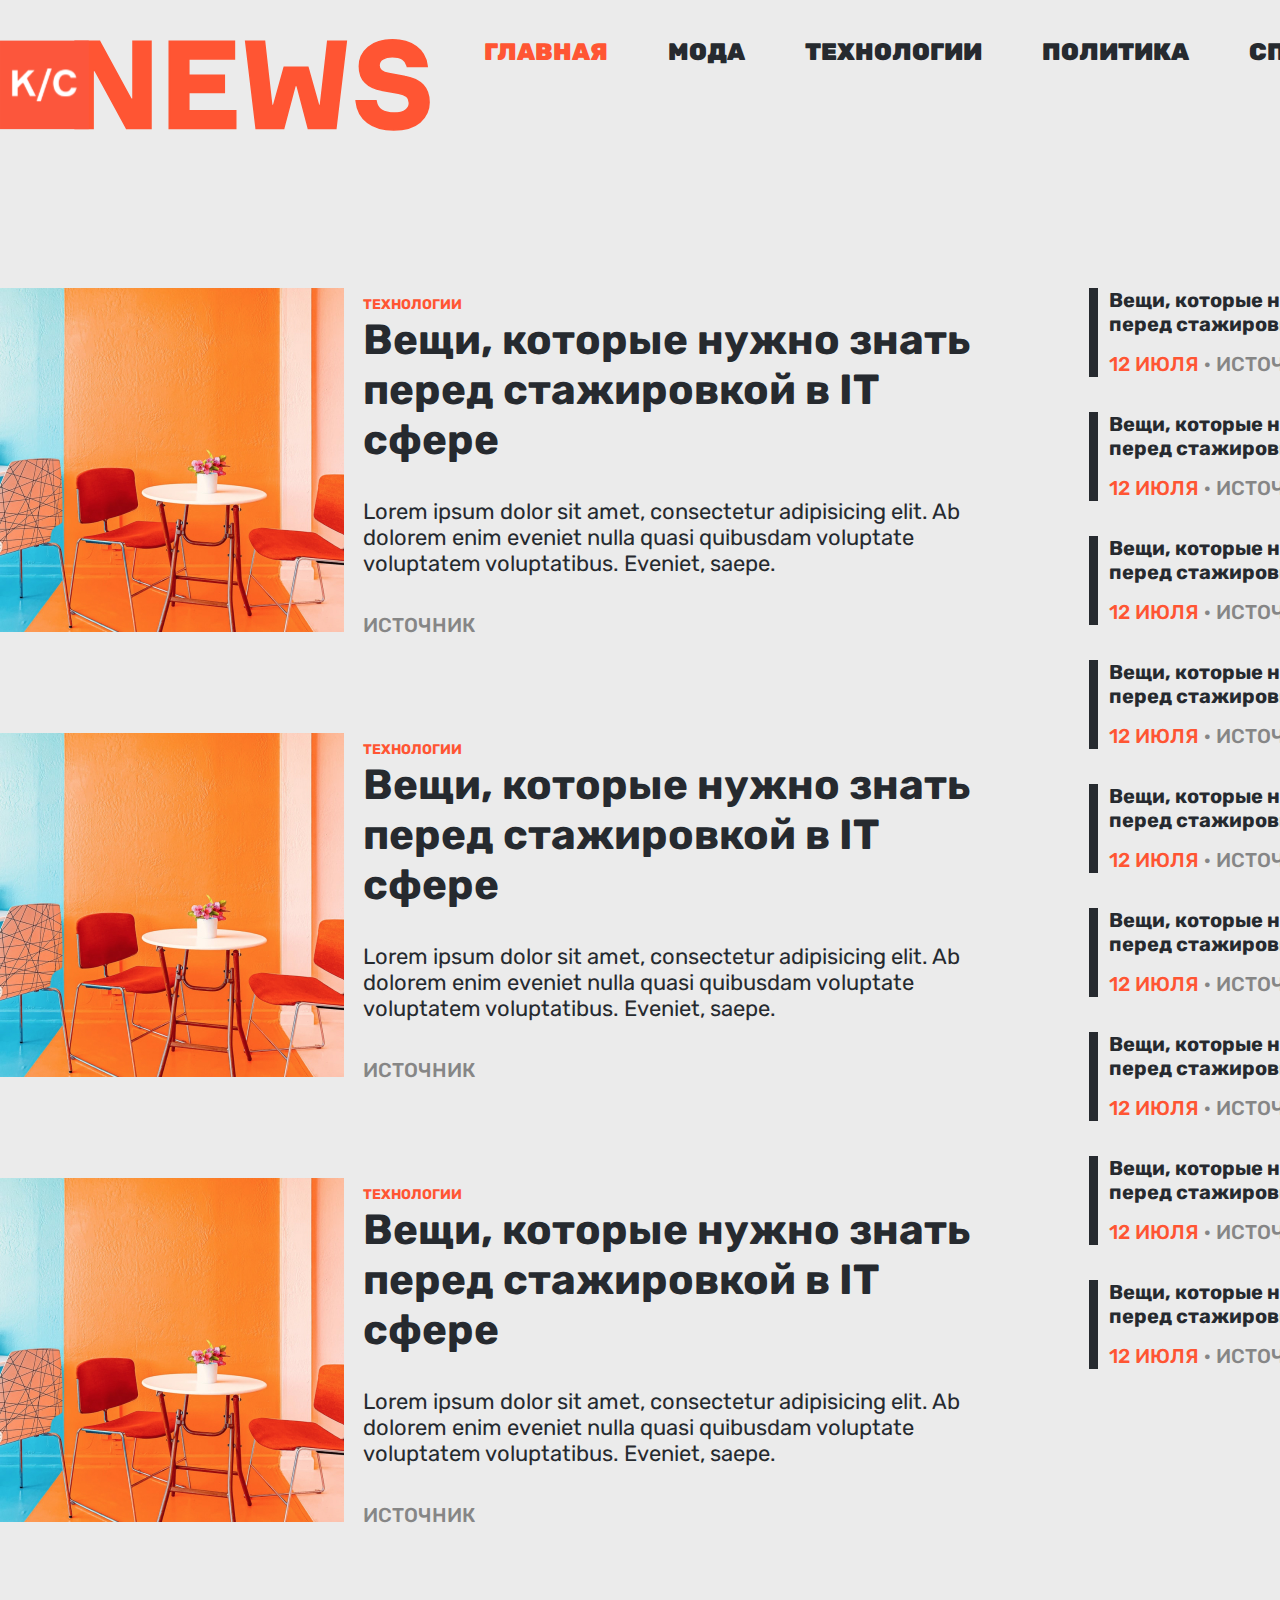
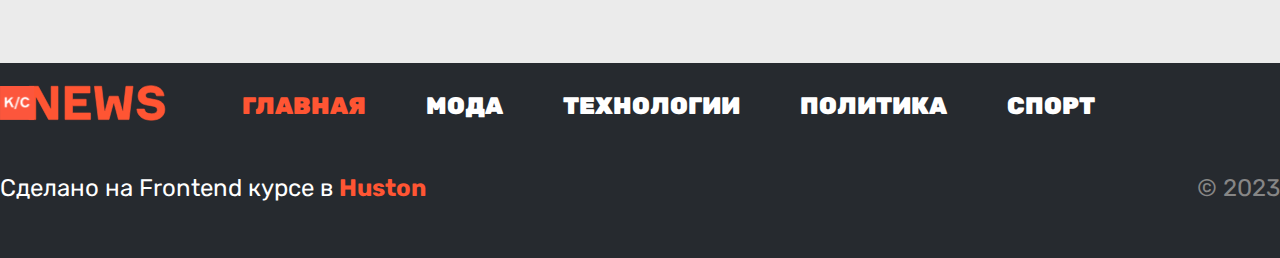
<file: index.html>
<!DOCTYPE html>
<html lang="en">
<head>
  <meta charset="UTF-8">
  <meta name="viewport" content="width=device-width, initial-scale=1.0">
  <title>KS News</title>
  <link rel="stylesheet" href="./style.css">
</head>

<body>
<header class="header">
  <div class="container">
    <nav class="navigation grid header__navigation">
      <a href="#" class="navigation__logo"><img class="navigation__image" src="./images/logo.svg" alt="Логотип"></a>
      <ul class="navigation__list">
        <li class="navigation__item"><a href="./index.html" class="navigation__link navigation__link--active">Главная</a></li>
        <li class="navigation__item"><a href="./fashion.html" class="navigation__link">Мода</a></li>
        <li class="navigation__item"><a href="./tech.html" class="navigation__link">Технологии</a></li>
        <li class="navigation__item"><a href="./politics.html" class="navigation__link">Политика</a></li>
        <li class="navigation__item"><a href="./sport.html" class="navigation__link">Спорт</a></li>
      </ul>
    </nav>
  </div>
</header>

<main class="main">
  <section class="articles">
    <div class="container grid">
      <section class="articles__big-column"></section>
      <section class="articles__small-column"></section>
    </div>
  </section>
</main>

<footer class="footer">
  <div class="container">
    <nav class="navigation grid footer__navigation">
      <a href="./index.html" class="navigation__logo"><img class="navigation__image" src="./images/logo.svg" alt="Логотип"></a>
      <ul class="navigation__list">
        <li class="navigation__item"><a href="./index.html" class="navigation__link navigation__link--active">Главная</a></li>
        <li class="navigation__item"><a href="./fashion.html" class="navigation__link">Мода</a></li>
        <li class="navigation__item"><a href="./tech.html" class="navigation__link">Технологии</a></li>
        <li class="navigation__item"><a href="./politics.html" class="navigation__link">Политика</a></li>
        <li class="navigation__item"><a href="./sport.html" class="navigation__link">Спорт</a></li>
      </ul>
    </nav>

    <div class="footer__column">
      <p class="footer__text">Сделано на Frontend курсе в <a href="#" target="_blank" class="footer__link">Huston</a></p>
      <p class="footer__copyright">&#169; 2023</p>
    </div>
  </div>
</footer>

<template id="main-news-item">
  <article class="main-article">
    <div class="main-article__image-container">
      <img class="main-article__image" src="./images/image.jpg" alt="Фото новости">
    </div>
    <div class="main-article__content">
      <span class="article-category main-article__category">Технологии</span>
      <h2 class="main-article__title">Вещи, которые нужно знать перед стажировкой в IT сфере</h2>
      <p class="main-article__text">Lorem ipsum dolor sit amet, consectetur adipisicing elit. Ab dolorem enim eveniet nulla quasi quibusdam voluptate voluptatem voluptatibus. Eveniet, saepe.</p>
      <span class="article-source main-article__source">Источник</span>
    </div>
  </article>
</template>

<template id="small-article-item">
  <article class="small-article">
    <h2 class="small-article__title">Вещи, которые нужно знать перед стажировкой в IT сфере</h2>
    <p class="small-article__caption">
      <span class="article-date small-article__date">12 июля</span>
      <span class="article-source small-article__source">Источник</span>
    </p>
  </article>
</template>

<script src="./script.js"></script>
</body>
</html>
</file>
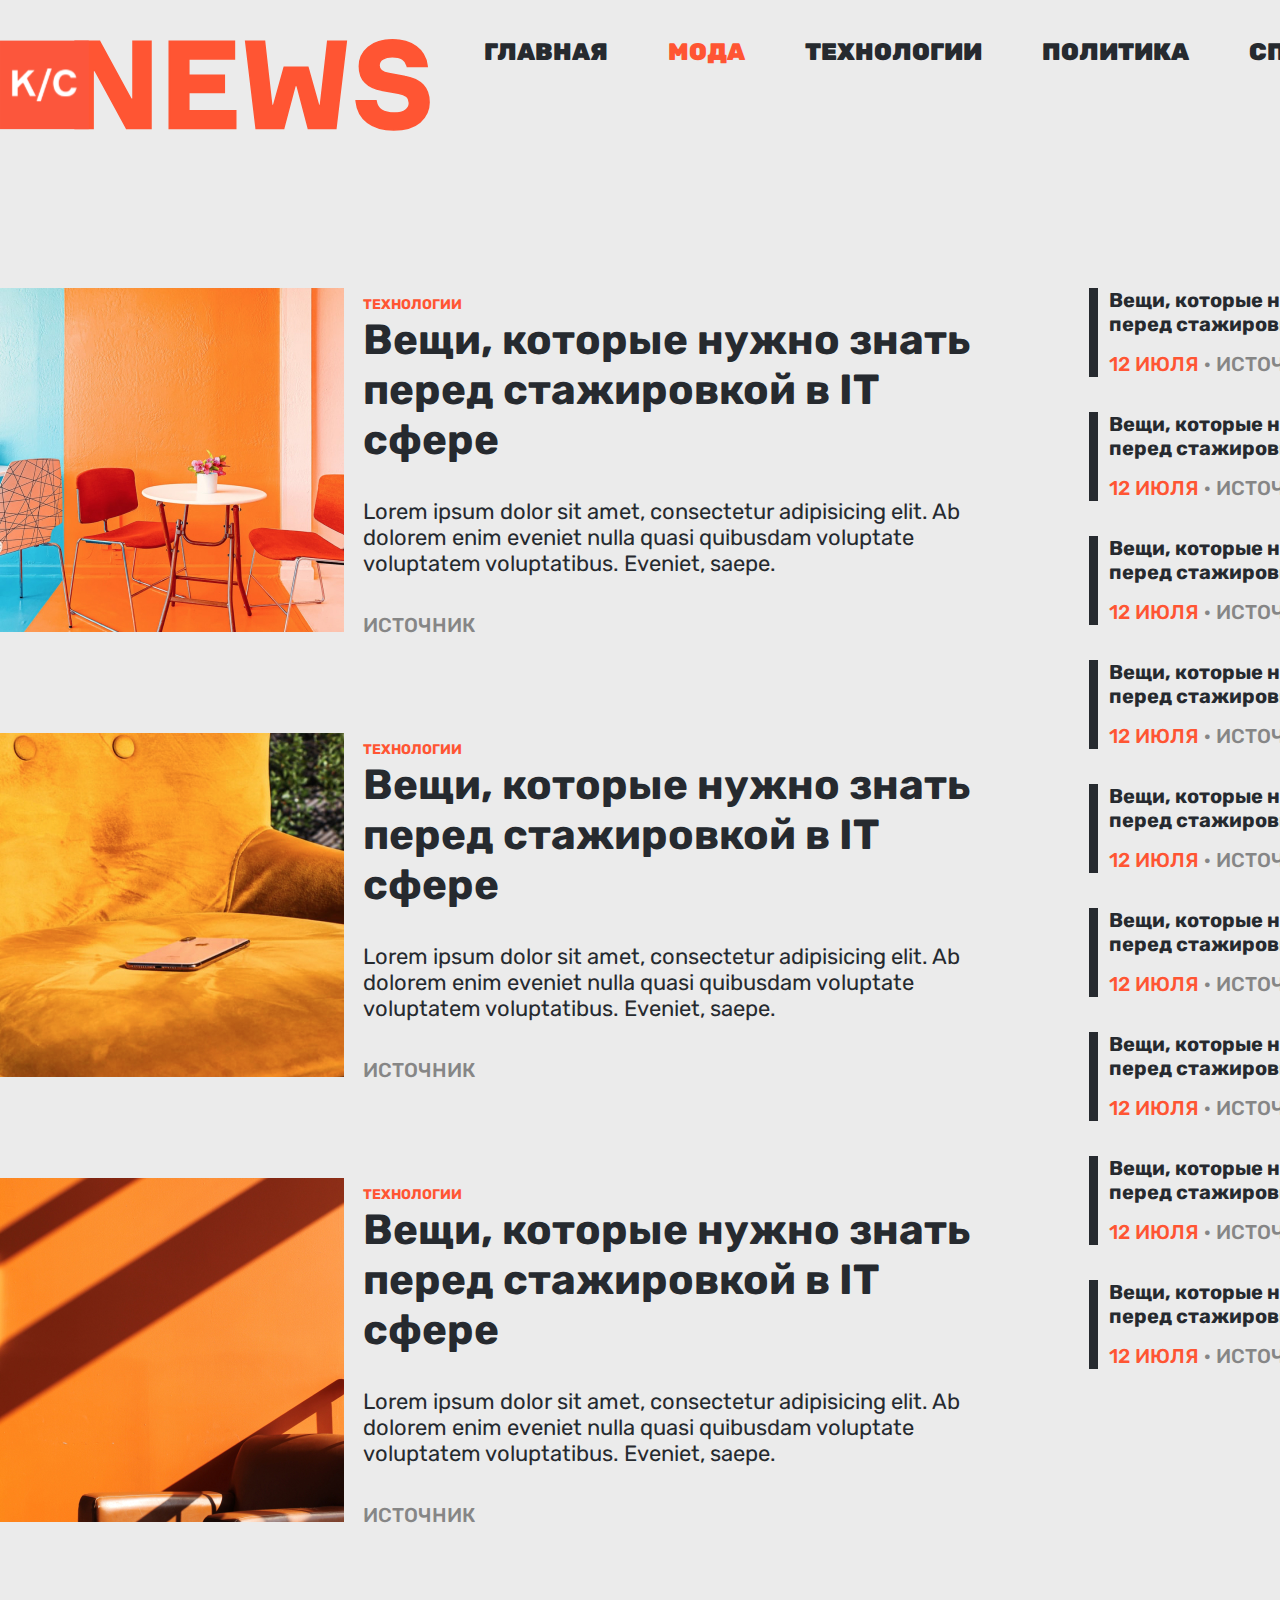
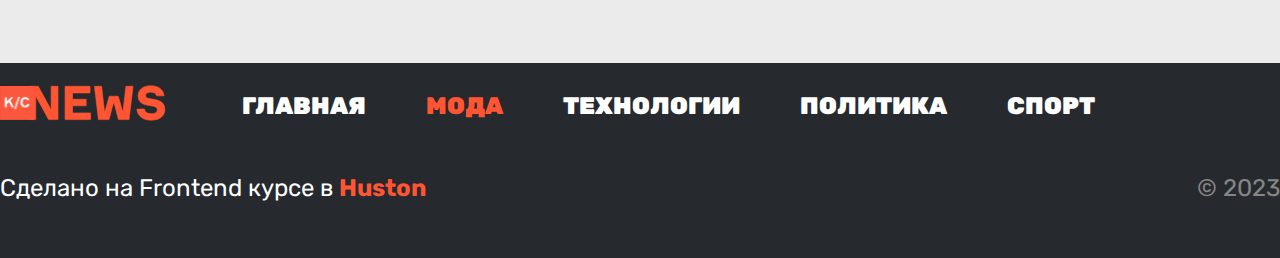
<file: fashion.html>
<!DOCTYPE html>
<html lang="en">
<head>
  <meta charset="UTF-8">
  <meta name="viewport" content="width=device-width, initial-scale=1.0">
  <title>KS News</title>
  <link rel="stylesheet" href="./style.css">
</head>

<body>
<header class="header">
  <div class="container">
    <nav class="navigation grid header__navigation">
      <a href="#" class="navigation__logo"><img class="navigation__image" src="./images/logo.svg" alt="Логотип"></a>
      <ul class="navigation__list">
        <li class="navigation__item"><a href="./index.html" class="navigation__link">Главная</a></li>
        <li class="navigation__item"><a href="./fashion.html" class="navigation__link navigation__link--active">Мода</a></li>
        <li class="navigation__item"><a href="./tech.html" class="navigation__link">Технологии</a></li>
        <li class="navigation__item"><a href="./politics.html" class="navigation__link">Политика</a></li>
        <li class="navigation__item"><a href="./sport.html" class="navigation__link">Спорт</a></li>
      </ul>
    </nav>
  </div>
</header>

<main class="main">
  <section class="articles">
    <div class="container grid">
      <section class="articles__big-column">
        <article class="main-article">
          <div class="main-article__image-container">
            <img class="main-article__image" src="./images/image.jpg" alt="Фото новости">
          </div>
            <div class="main-article__content">
              <span class="article-category main-article__category">Технологии</span>
              <h2 class="main-article__title">Вещи, которые нужно знать перед стажировкой в IT сфере</h2>
              <p class="main-article__text">Lorem ipsum dolor sit amet, consectetur adipisicing elit. Ab dolorem enim eveniet nulla quasi quibusdam voluptate voluptatem voluptatibus. Eveniet, saepe.</p>
              <span class="article-source main-article__source">Источник</span>
            </div>
        </article>

        <article class="main-article">
          <div class="main-article__image-container">
            <img class="main-article__image" src="./images/image2.jpg" alt="Фото новости">
          </div>
          <div class="main-article__content">
            <span class="article-category main-article__category">Технологии</span>
            <h2 class="main-article__title">Вещи, которые нужно знать перед стажировкой в IT сфере</h2>
            <p class="main-article__text">Lorem ipsum dolor sit amet, consectetur adipisicing elit. Ab dolorem enim eveniet nulla quasi quibusdam voluptate voluptatem voluptatibus. Eveniet, saepe.</p>
            <span class="article-source main-article__source">Источник</span>
          </div>
        </article>

        <article class="main-article">
          <div class="main-article__image-container">
            <img class="main-article__image" src="./images/image3.jpg" alt="Фото новости">
          </div>
          <div class="main-article__content">
            <span class="article-category main-article__category">Технологии</span>
            <h2 class="main-article__title">Вещи, которые нужно знать перед стажировкой в IT сфере</h2>
            <p class="main-article__text">Lorem ipsum dolor sit amet, consectetur adipisicing elit. Ab dolorem enim eveniet nulla quasi quibusdam voluptate voluptatem voluptatibus. Eveniet, saepe.</p>
            <span class="article-source main-article__source">Источник</span>
          </div>
        </article>
      </section>

      <section class="articles__small-column">
        <article class="small-article">
          <h2 class="small-article__title">Вещи, которые нужно знать перед стажировкой в IT сфере</h2>
          <p class="small-article__caption">
            <span class="article-date small-article__date">12 июля</span>
            <span class="article-source small-article__source">Источник</span>
          </p>
        </article>

        <article class="small-article">
          <h2 class="small-article__title">Вещи, которые нужно знать перед стажировкой в IT сфере</h2>
          <p class="small-article__caption">
            <span class="article-date small-article__date">12 июля</span>
            <span class="article-source small-article__source">Источник</span>
          </p>
        </article>

        <article class="small-article">
          <h2 class="small-article__title">Вещи, которые нужно знать перед стажировкой в IT сфере</h2>
          <p class="small-article__caption">
            <span class="article-date small-article__date">12 июля</span>
            <span class="article-source small-article__source">Источник</span>
          </p>
        </article>

        <article class="small-article">
          <h2 class="small-article__title">Вещи, которые нужно знать перед стажировкой в IT сфере</h2>
          <p class="small-article__caption">
            <span class="article-date small-article__date">12 июля</span>
            <span class="article-source small-article__source">Источник</span>
          </p>
        </article>

        <article class="small-article">
          <h2 class="small-article__title">Вещи, которые нужно знать перед стажировкой в IT сфере</h2>
          <p class="small-article__caption">
            <span class="article-date small-article__date">12 июля</span>
            <span class="article-source small-article__source">Источник</span>
          </p>
        </article>

        <article class="small-article">
          <h2 class="small-article__title">Вещи, которые нужно знать перед стажировкой в IT сфере</h2>
          <p class="small-article__caption">
            <span class="article-date small-article__date">12 июля</span>
            <span class="article-source small-article__source">Источник</span>
          </p>
        </article>

        <article class="small-article">
          <h2 class="small-article__title">Вещи, которые нужно знать перед стажировкой в IT сфере</h2>
          <p class="small-article__caption">
            <span class="article-date small-article__date">12 июля</span>
            <span class="article-source small-article__source">Источник</span>
          </p>
        </article>

        <article class="small-article">
          <h2 class="small-article__title">Вещи, которые нужно знать перед стажировкой в IT сфере</h2>
          <p class="small-article__caption">
            <span class="article-date small-article__date">12 июля</span>
            <span class="article-source small-article__source">Источник</span>
          </p>
        </article>

        <article class="small-article">
          <h2 class="small-article__title">Вещи, которые нужно знать перед стажировкой в IT сфере</h2>
          <p class="small-article__caption">
            <span class="article-date small-article__date">12 июля</span>
            <span class="article-source small-article__source">Источник</span>
          </p>
        </article>
      </section>
    </div>
  </section>
</main>

<footer class="footer">
  <div class="container">
    <nav class="navigation grid footer__navigation">
      <a href="./index.html" class="navigation__logo"><img class="navigation__image" src="./images/logo.svg" alt="Логотип"></a>
      <ul class="navigation__list">
        <li class="navigation__item"><a href="./index.html" class="navigation__link">Главная</a></li>
        <li class="navigation__item"><a href="./fashion.html" class="navigation__link navigation__link--active">Мода</a></li>
        <li class="navigation__item"><a href="./tech.html" class="navigation__link">Технологии</a></li>
        <li class="navigation__item"><a href="./politics.html" class="navigation__link">Политика</a></li>
        <li class="navigation__item"><a href="./sport.html" class="navigation__link">Спорт</a></li>
      </ul>
    </nav>

    <div class="footer__column">
      <p class="footer__text">Сделано на Frontend курсе в <a href="#" target="_blank" class="footer__link">Huston</a></p>
      <p class="footer__copyright">&#169; 2023</p>
    </div>
  </div>
</footer>

<script src="./script.js"></script>
</body>
</html>
</file>
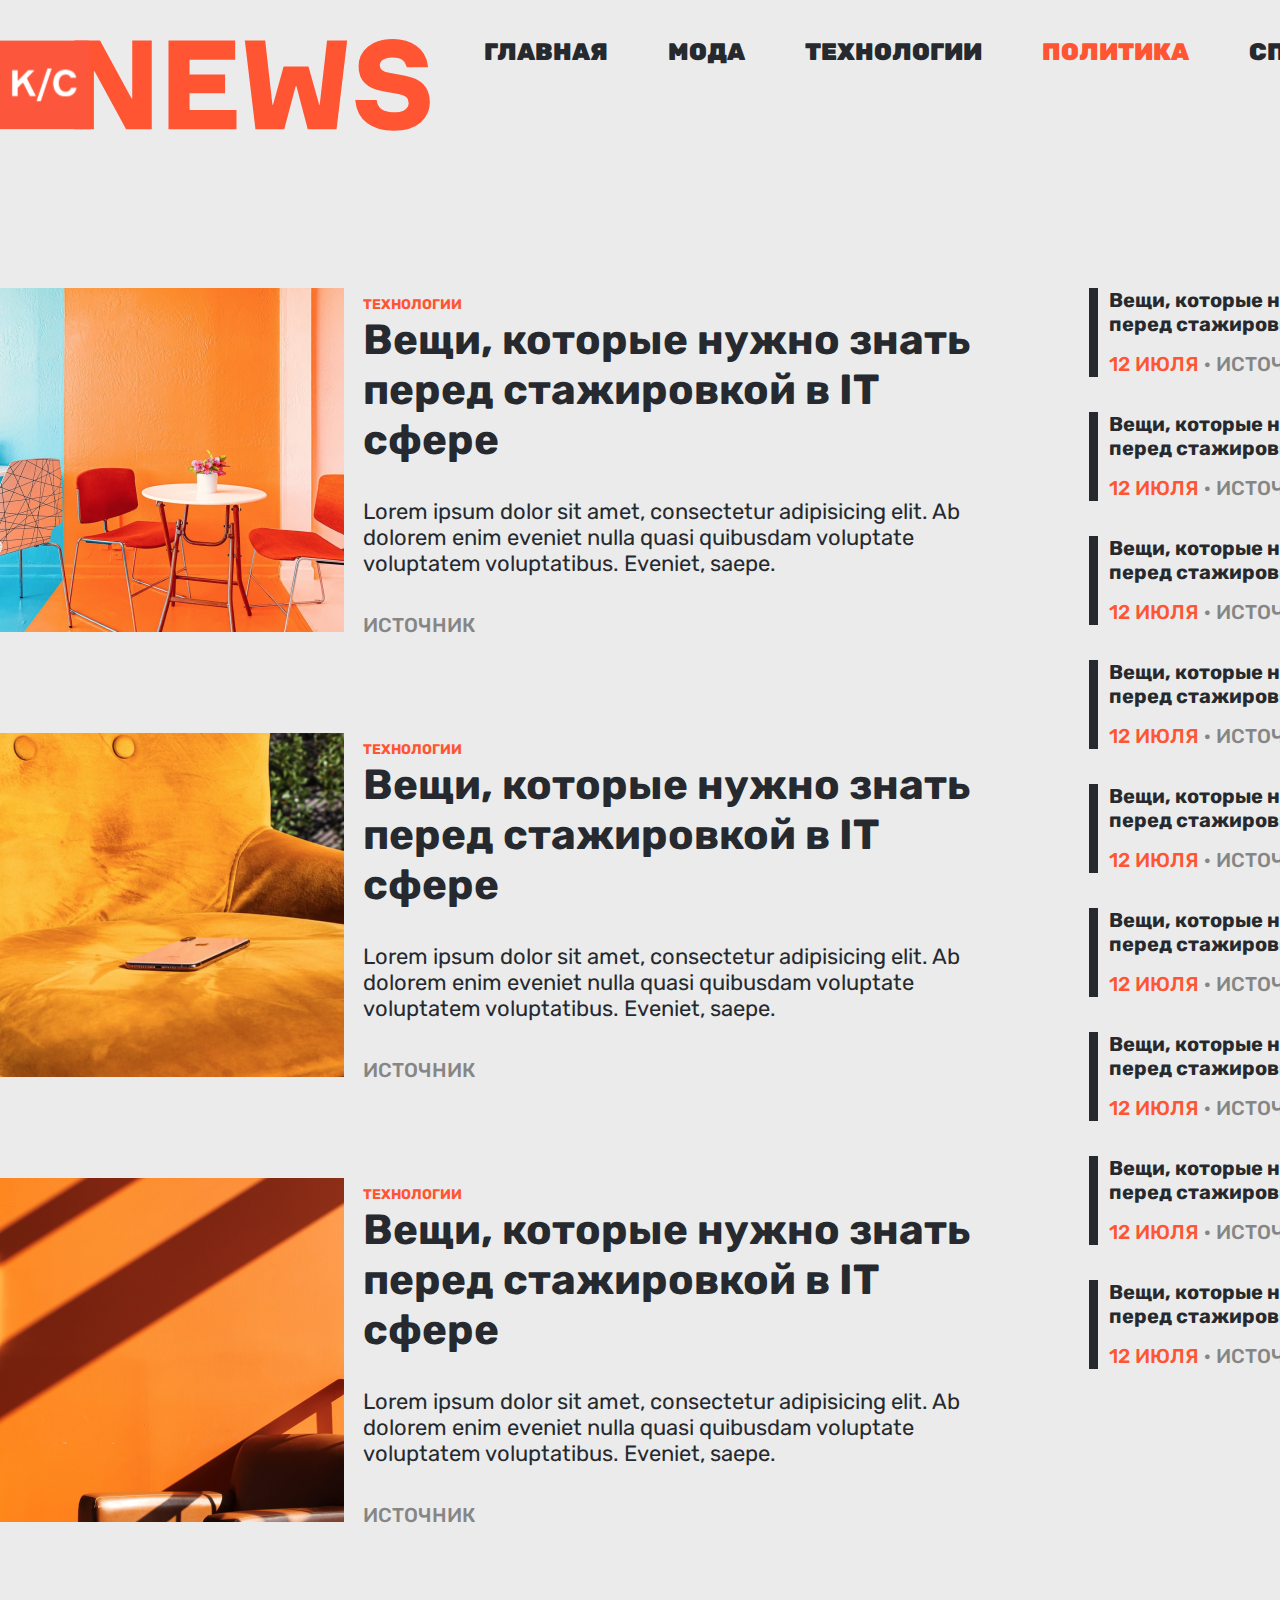
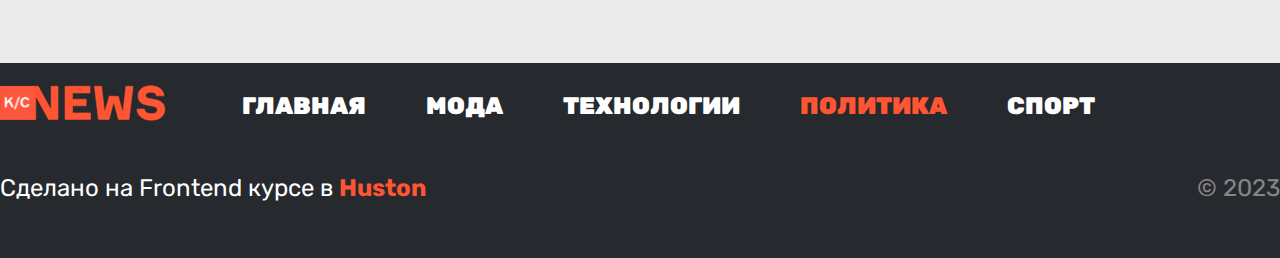
<file: politics.html>
<!DOCTYPE html>
<html lang="en">
<head>
  <meta charset="UTF-8">
  <meta name="viewport" content="width=device-width, initial-scale=1.0">
  <title>KS News</title>
  <link rel="stylesheet" href="./style.css">
</head>

<body>
<header class="header">
  <div class="container">
    <nav class="navigation grid header__navigation">
      <a href="#" class="navigation__logo"><img class="navigation__image" src="./images/logo.svg" alt="Логотип"></a>
      <ul class="navigation__list">
        <li class="navigation__item"><a href="./index.html" class="navigation__link">Главная</a></li>
        <li class="navigation__item"><a href="./fashion.html" class="navigation__link">Мода</a></li>
        <li class="navigation__item"><a href="./tech.html" class="navigation__link">Технологии</a></li>
        <li class="navigation__item"><a href="./politics.html" class="navigation__link navigation__link--active">Политика</a></li>
        <li class="navigation__item"><a href="./sport.html" class="navigation__link">Спорт</a></li>
      </ul>
    </nav>
  </div>
</header>

<main class="main">
  <section class="articles">
    <div class="container grid">
      <section class="articles__big-column">
        <article class="main-article">
          <div class="main-article__image-container">
            <img class="main-article__image" src="./images/image.jpg" alt="Фото новости">
          </div>
            <div class="main-article__content">
              <span class="article-category main-article__category">Технологии</span>
              <h2 class="main-article__title">Вещи, которые нужно знать перед стажировкой в IT сфере</h2>
              <p class="main-article__text">Lorem ipsum dolor sit amet, consectetur adipisicing elit. Ab dolorem enim eveniet nulla quasi quibusdam voluptate voluptatem voluptatibus. Eveniet, saepe.</p>
              <span class="article-source main-article__source">Источник</span>
            </div>
        </article>

        <article class="main-article">
          <div class="main-article__image-container">
            <img class="main-article__image" src="./images/image2.jpg" alt="Фото новости">
          </div>
          <div class="main-article__content">
            <span class="article-category main-article__category">Технологии</span>
            <h2 class="main-article__title">Вещи, которые нужно знать перед стажировкой в IT сфере</h2>
            <p class="main-article__text">Lorem ipsum dolor sit amet, consectetur adipisicing elit. Ab dolorem enim eveniet nulla quasi quibusdam voluptate voluptatem voluptatibus. Eveniet, saepe.</p>
            <span class="article-source main-article__source">Источник</span>
          </div>
        </article>

        <article class="main-article">
          <div class="main-article__image-container">
            <img class="main-article__image" src="./images/image3.jpg" alt="Фото новости">
          </div>
          <div class="main-article__content">
            <span class="article-category main-article__category">Технологии</span>
            <h2 class="main-article__title">Вещи, которые нужно знать перед стажировкой в IT сфере</h2>
            <p class="main-article__text">Lorem ipsum dolor sit amet, consectetur adipisicing elit. Ab dolorem enim eveniet nulla quasi quibusdam voluptate voluptatem voluptatibus. Eveniet, saepe.</p>
            <span class="article-source main-article__source">Источник</span>
          </div>
        </article>
      </section>

      <section class="articles__small-column">
        <article class="small-article">
          <h2 class="small-article__title">Вещи, которые нужно знать перед стажировкой в IT сфере</h2>
          <p class="small-article__caption">
            <span class="article-date small-article__date">12 июля</span>
            <span class="article-source small-article__source">Источник</span>
          </p>
        </article>

        <article class="small-article">
          <h2 class="small-article__title">Вещи, которые нужно знать перед стажировкой в IT сфере</h2>
          <p class="small-article__caption">
            <span class="article-date small-article__date">12 июля</span>
            <span class="article-source small-article__source">Источник</span>
          </p>
        </article>

        <article class="small-article">
          <h2 class="small-article__title">Вещи, которые нужно знать перед стажировкой в IT сфере</h2>
          <p class="small-article__caption">
            <span class="article-date small-article__date">12 июля</span>
            <span class="article-source small-article__source">Источник</span>
          </p>
        </article>

        <article class="small-article">
          <h2 class="small-article__title">Вещи, которые нужно знать перед стажировкой в IT сфере</h2>
          <p class="small-article__caption">
            <span class="article-date small-article__date">12 июля</span>
            <span class="article-source small-article__source">Источник</span>
          </p>
        </article>

        <article class="small-article">
          <h2 class="small-article__title">Вещи, которые нужно знать перед стажировкой в IT сфере</h2>
          <p class="small-article__caption">
            <span class="article-date small-article__date">12 июля</span>
            <span class="article-source small-article__source">Источник</span>
          </p>
        </article>

        <article class="small-article">
          <h2 class="small-article__title">Вещи, которые нужно знать перед стажировкой в IT сфере</h2>
          <p class="small-article__caption">
            <span class="article-date small-article__date">12 июля</span>
            <span class="article-source small-article__source">Источник</span>
          </p>
        </article>

        <article class="small-article">
          <h2 class="small-article__title">Вещи, которые нужно знать перед стажировкой в IT сфере</h2>
          <p class="small-article__caption">
            <span class="article-date small-article__date">12 июля</span>
            <span class="article-source small-article__source">Источник</span>
          </p>
        </article>

        <article class="small-article">
          <h2 class="small-article__title">Вещи, которые нужно знать перед стажировкой в IT сфере</h2>
          <p class="small-article__caption">
            <span class="article-date small-article__date">12 июля</span>
            <span class="article-source small-article__source">Источник</span>
          </p>
        </article>

        <article class="small-article">
          <h2 class="small-article__title">Вещи, которые нужно знать перед стажировкой в IT сфере</h2>
          <p class="small-article__caption">
            <span class="article-date small-article__date">12 июля</span>
            <span class="article-source small-article__source">Источник</span>
          </p>
        </article>
      </section>
    </div>
  </section>
</main>

<footer class="footer">
  <div class="container">
    <nav class="navigation grid footer__navigation">
      <a href="./index.html" class="navigation__logo"><img class="navigation__image" src="./images/logo.svg" alt="Логотип"></a>
      <ul class="navigation__list">
        <li class="navigation__item"><a href="./index.html" class="navigation__link">Главная</a></li>
        <li class="navigation__item"><a href="./fashion.html" class="navigation__link">Мода</a></li>
        <li class="navigation__item"><a href="./tech.html" class="navigation__link">Технологии</a></li>
        <li class="navigation__item"><a href="./politics.html" class="navigation__link navigation__link--active">Политика</a></li>
        <li class="navigation__item"><a href="./sport.html" class="navigation__link">Спорт</a></li>
      </ul>
    </nav>

    <div class="footer__column">
      <p class="footer__text">Сделано на Frontend курсе в <a href="#" target="_blank" class="footer__link">Huston</a></p>
      <p class="footer__copyright">&#169; 2023</p>
    </div>
  </div>
</footer>

<script src="./script.js"></script>
</body>
</html>
</file>
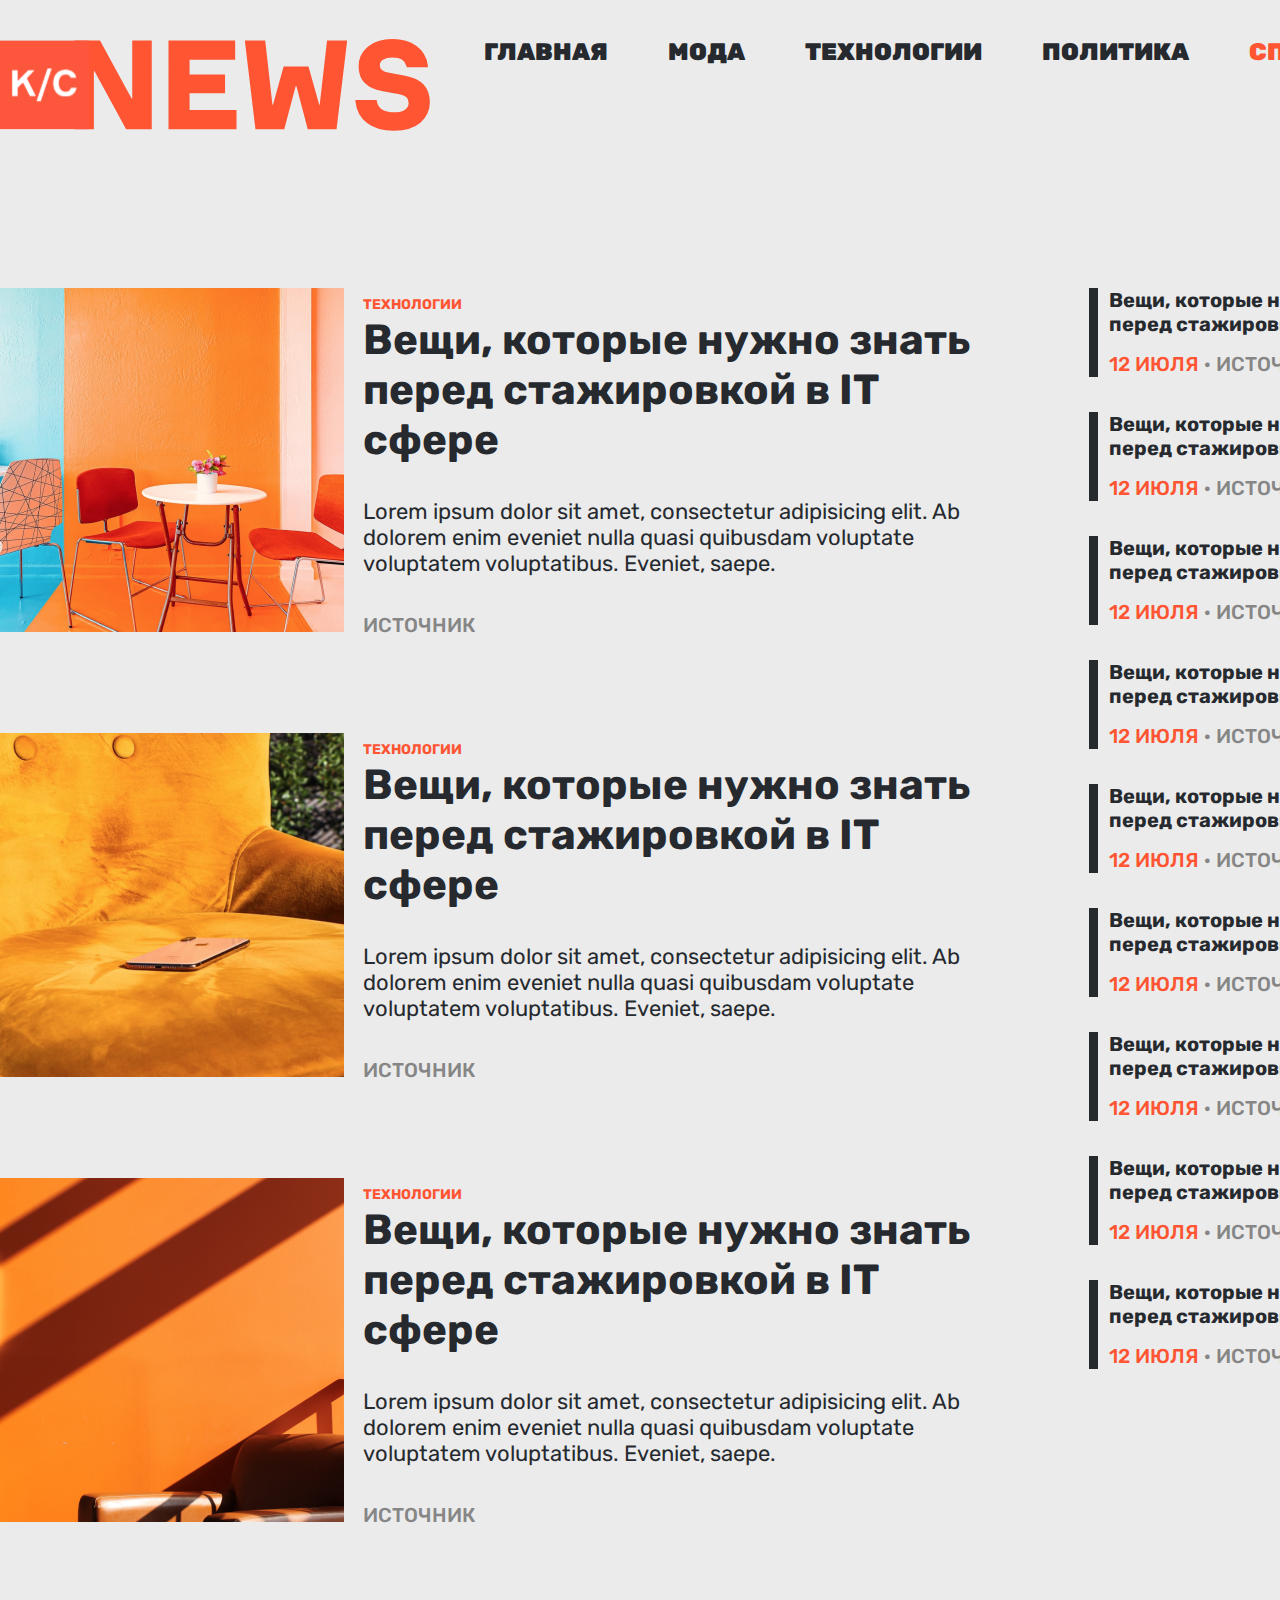
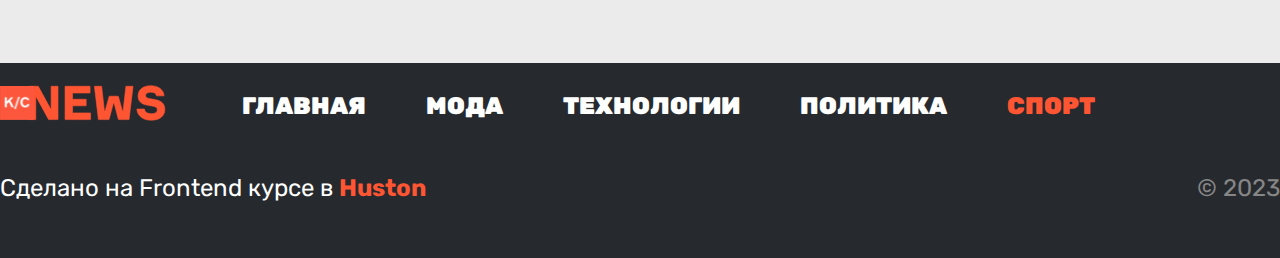
<file: sport.html>
<!DOCTYPE html>
<html lang="en">
<head>
  <meta charset="UTF-8">
  <meta name="viewport" content="width=device-width, initial-scale=1.0">
  <title>KS News</title>
  <link rel="stylesheet" href="./style.css">
</head>

<body>
<header class="header">
  <div class="container">
    <nav class="navigation grid header__navigation">
      <a href="#" class="navigation__logo"><img class="navigation__image" src="./images/logo.svg" alt="Логотип"></a>
      <ul class="navigation__list">
        <li class="navigation__item"><a href="./index.html" class="navigation__link">Главная</a></li>
        <li class="navigation__item"><a href="./fashion.html" class="navigation__link">Мода</a></li>
        <li class="navigation__item"><a href="./tech.html" class="navigation__link">Технологии</a></li>
        <li class="navigation__item"><a href="./politics.html" class="navigation__link">Политика</a></li>
        <li class="navigation__item"><a href="./sport.html" class="navigation__link navigation__link--active">Спорт</a></li>
      </ul>
    </nav>
  </div>
</header>

<main class="main">
  <section class="articles">
    <div class="container grid">
      <section class="articles__big-column">
        <article class="main-article">
          <div class="main-article__image-container">
            <img class="main-article__image" src="./images/image.jpg" alt="Фото новости">
          </div>
            <div class="main-article__content">
              <span class="article-category main-article__category">Технологии</span>
              <h2 class="main-article__title">Вещи, которые нужно знать перед стажировкой в IT сфере</h2>
              <p class="main-article__text">Lorem ipsum dolor sit amet, consectetur adipisicing elit. Ab dolorem enim eveniet nulla quasi quibusdam voluptate voluptatem voluptatibus. Eveniet, saepe.</p>
              <span class="article-source main-article__source">Источник</span>
            </div>
        </article>

        <article class="main-article">
          <div class="main-article__image-container">
            <img class="main-article__image" src="./images/image2.jpg" alt="Фото новости">
          </div>
          <div class="main-article__content">
            <span class="article-category main-article__category">Технологии</span>
            <h2 class="main-article__title">Вещи, которые нужно знать перед стажировкой в IT сфере</h2>
            <p class="main-article__text">Lorem ipsum dolor sit amet, consectetur adipisicing elit. Ab dolorem enim eveniet nulla quasi quibusdam voluptate voluptatem voluptatibus. Eveniet, saepe.</p>
            <span class="article-source main-article__source">Источник</span>
          </div>
        </article>

        <article class="main-article">
          <div class="main-article__image-container">
            <img class="main-article__image" src="./images/image3.jpg" alt="Фото новости">
          </div>
          <div class="main-article__content">
            <span class="article-category main-article__category">Технологии</span>
            <h2 class="main-article__title">Вещи, которые нужно знать перед стажировкой в IT сфере</h2>
            <p class="main-article__text">Lorem ipsum dolor sit amet, consectetur adipisicing elit. Ab dolorem enim eveniet nulla quasi quibusdam voluptate voluptatem voluptatibus. Eveniet, saepe.</p>
            <span class="article-source main-article__source">Источник</span>
          </div>
        </article>
      </section>

      <section class="articles__small-column">
        <article class="small-article">
          <h2 class="small-article__title">Вещи, которые нужно знать перед стажировкой в IT сфере</h2>
          <p class="small-article__caption">
            <span class="article-date small-article__date">12 июля</span>
            <span class="article-source small-article__source">Источник</span>
          </p>
        </article>

        <article class="small-article">
          <h2 class="small-article__title">Вещи, которые нужно знать перед стажировкой в IT сфере</h2>
          <p class="small-article__caption">
            <span class="article-date small-article__date">12 июля</span>
            <span class="article-source small-article__source">Источник</span>
          </p>
        </article>

        <article class="small-article">
          <h2 class="small-article__title">Вещи, которые нужно знать перед стажировкой в IT сфере</h2>
          <p class="small-article__caption">
            <span class="article-date small-article__date">12 июля</span>
            <span class="article-source small-article__source">Источник</span>
          </p>
        </article>

        <article class="small-article">
          <h2 class="small-article__title">Вещи, которые нужно знать перед стажировкой в IT сфере</h2>
          <p class="small-article__caption">
            <span class="article-date small-article__date">12 июля</span>
            <span class="article-source small-article__source">Источник</span>
          </p>
        </article>

        <article class="small-article">
          <h2 class="small-article__title">Вещи, которые нужно знать перед стажировкой в IT сфере</h2>
          <p class="small-article__caption">
            <span class="article-date small-article__date">12 июля</span>
            <span class="article-source small-article__source">Источник</span>
          </p>
        </article>

        <article class="small-article">
          <h2 class="small-article__title">Вещи, которые нужно знать перед стажировкой в IT сфере</h2>
          <p class="small-article__caption">
            <span class="article-date small-article__date">12 июля</span>
            <span class="article-source small-article__source">Источник</span>
          </p>
        </article>

        <article class="small-article">
          <h2 class="small-article__title">Вещи, которые нужно знать перед стажировкой в IT сфере</h2>
          <p class="small-article__caption">
            <span class="article-date small-article__date">12 июля</span>
            <span class="article-source small-article__source">Источник</span>
          </p>
        </article>

        <article class="small-article">
          <h2 class="small-article__title">Вещи, которые нужно знать перед стажировкой в IT сфере</h2>
          <p class="small-article__caption">
            <span class="article-date small-article__date">12 июля</span>
            <span class="article-source small-article__source">Источник</span>
          </p>
        </article>

        <article class="small-article">
          <h2 class="small-article__title">Вещи, которые нужно знать перед стажировкой в IT сфере</h2>
          <p class="small-article__caption">
            <span class="article-date small-article__date">12 июля</span>
            <span class="article-source small-article__source">Источник</span>
          </p>
        </article>
      </section>
    </div>
  </section>
</main>

<footer class="footer">
  <div class="container">
    <nav class="navigation grid footer__navigation">
      <a href="./index.html" class="navigation__logo"><img class="navigation__image" src="./images/logo.svg" alt="Логотип"></a>
      <ul class="navigation__list">
        <li class="navigation__item"><a href="./index.html" class="navigation__link">Главная</a></li>
        <li class="navigation__item"><a href="./fashion.html" class="navigation__link">Мода</a></li>
        <li class="navigation__item"><a href="./tech.html" class="navigation__link">Технологии</a></li>
        <li class="navigation__item"><a href="./politics.html" class="navigation__link">Политика</a></li>
        <li class="navigation__item"><a href="./sport.html" class="navigation__link navigation__link--active">Спорт</a></li>
      </ul>
    </nav>

    <div class="footer__column">
      <p class="footer__text">Сделано на Frontend курсе в <a href="#" target="_blank" class="footer__link">Huston</a></p>
      <p class="footer__copyright">&#169; 2023</p>
    </div>
  </div>
</footer>

<script src="./script.js"></script>
</body>
</html>
</file>
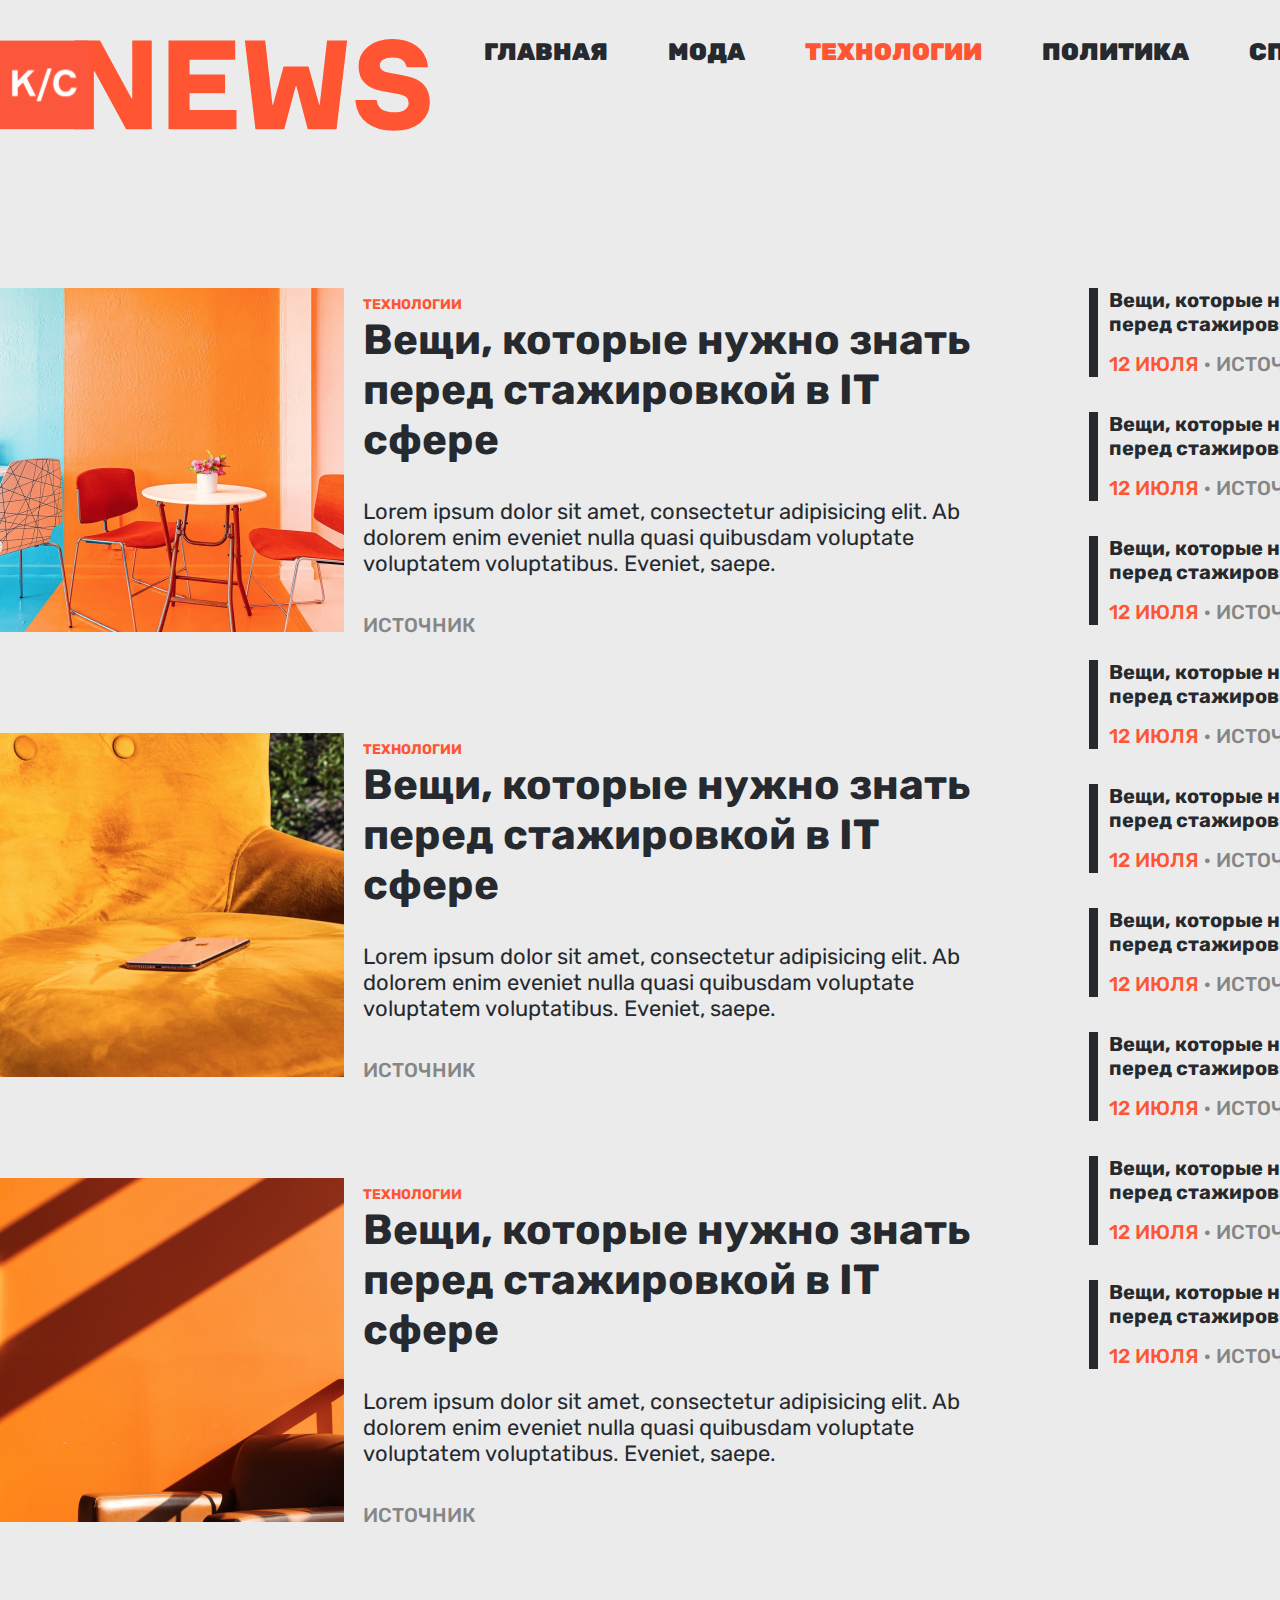
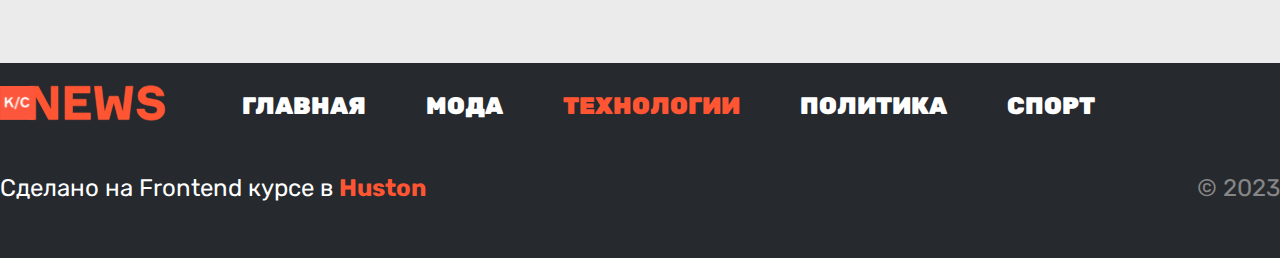
<file: tech.html>
<!DOCTYPE html>
<html lang="en">
<head>
  <meta charset="UTF-8">
  <meta name="viewport" content="width=device-width, initial-scale=1.0">
  <title>KS News</title>
  <link rel="stylesheet" href="./style.css">
</head>

<body>
<header class="header">
  <div class="container">
    <nav class="navigation grid header__navigation">
      <a href="#" class="navigation__logo"><img class="navigation__image" src="./images/logo.svg" alt="Логотип"></a>
      <ul class="navigation__list">
        <li class="navigation__item"><a href="./index.html" class="navigation__link">Главная</a></li>
        <li class="navigation__item"><a href="./fashion.html" class="navigation__link">Мода</a></li>
        <li class="navigation__item"><a href="./tech.html" class="navigation__link navigation__link--active">Технологии</a></li>
        <li class="navigation__item"><a href="./politics.html" class="navigation__link">Политика</a></li>
        <li class="navigation__item"><a href="./sport.html" class="navigation__link">Спорт</a></li>
      </ul>
    </nav>
  </div>
</header>

<main class="main">
  <section class="articles">
    <div class="container grid">
      <section class="articles__big-column">
        <article class="main-article">
          <div class="main-article__image-container">
            <img class="main-article__image" src="./images/image.jpg" alt="Фото новости">
          </div>
            <div class="main-article__content">
              <span class="article-category main-article__category">Технологии</span>
              <h2 class="main-article__title">Вещи, которые нужно знать перед стажировкой в IT сфере</h2>
              <p class="main-article__text">Lorem ipsum dolor sit amet, consectetur adipisicing elit. Ab dolorem enim eveniet nulla quasi quibusdam voluptate voluptatem voluptatibus. Eveniet, saepe.</p>
              <span class="article-source main-article__source">Источник</span>
            </div>
        </article>

        <article class="main-article">
          <div class="main-article__image-container">
            <img class="main-article__image" src="./images/image2.jpg" alt="Фото новости">
          </div>
          <div class="main-article__content">
            <span class="article-category main-article__category">Технологии</span>
            <h2 class="main-article__title">Вещи, которые нужно знать перед стажировкой в IT сфере</h2>
            <p class="main-article__text">Lorem ipsum dolor sit amet, consectetur adipisicing elit. Ab dolorem enim eveniet nulla quasi quibusdam voluptate voluptatem voluptatibus. Eveniet, saepe.</p>
            <span class="article-source main-article__source">Источник</span>
          </div>
        </article>

        <article class="main-article">
          <div class="main-article__image-container">
            <img class="main-article__image" src="./images/image3.jpg" alt="Фото новости">
          </div>
          <div class="main-article__content">
            <span class="article-category main-article__category">Технологии</span>
            <h2 class="main-article__title">Вещи, которые нужно знать перед стажировкой в IT сфере</h2>
            <p class="main-article__text">Lorem ipsum dolor sit amet, consectetur adipisicing elit. Ab dolorem enim eveniet nulla quasi quibusdam voluptate voluptatem voluptatibus. Eveniet, saepe.</p>
            <span class="article-source main-article__source">Источник</span>
          </div>
        </article>
      </section>

      <section class="articles__small-column">
        <article class="small-article">
          <h2 class="small-article__title">Вещи, которые нужно знать перед стажировкой в IT сфере</h2>
          <p class="small-article__caption">
            <span class="article-date small-article__date">12 июля</span>
            <span class="article-source small-article__source">Источник</span>
          </p>
        </article>

        <article class="small-article">
          <h2 class="small-article__title">Вещи, которые нужно знать перед стажировкой в IT сфере</h2>
          <p class="small-article__caption">
            <span class="article-date small-article__date">12 июля</span>
            <span class="article-source small-article__source">Источник</span>
          </p>
        </article>

        <article class="small-article">
          <h2 class="small-article__title">Вещи, которые нужно знать перед стажировкой в IT сфере</h2>
          <p class="small-article__caption">
            <span class="article-date small-article__date">12 июля</span>
            <span class="article-source small-article__source">Источник</span>
          </p>
        </article>

        <article class="small-article">
          <h2 class="small-article__title">Вещи, которые нужно знать перед стажировкой в IT сфере</h2>
          <p class="small-article__caption">
            <span class="article-date small-article__date">12 июля</span>
            <span class="article-source small-article__source">Источник</span>
          </p>
        </article>

        <article class="small-article">
          <h2 class="small-article__title">Вещи, которые нужно знать перед стажировкой в IT сфере</h2>
          <p class="small-article__caption">
            <span class="article-date small-article__date">12 июля</span>
            <span class="article-source small-article__source">Источник</span>
          </p>
        </article>

        <article class="small-article">
          <h2 class="small-article__title">Вещи, которые нужно знать перед стажировкой в IT сфере</h2>
          <p class="small-article__caption">
            <span class="article-date small-article__date">12 июля</span>
            <span class="article-source small-article__source">Источник</span>
          </p>
        </article>

        <article class="small-article">
          <h2 class="small-article__title">Вещи, которые нужно знать перед стажировкой в IT сфере</h2>
          <p class="small-article__caption">
            <span class="article-date small-article__date">12 июля</span>
            <span class="article-source small-article__source">Источник</span>
          </p>
        </article>

        <article class="small-article">
          <h2 class="small-article__title">Вещи, которые нужно знать перед стажировкой в IT сфере</h2>
          <p class="small-article__caption">
            <span class="article-date small-article__date">12 июля</span>
            <span class="article-source small-article__source">Источник</span>
          </p>
        </article>

        <article class="small-article">
          <h2 class="small-article__title">Вещи, которые нужно знать перед стажировкой в IT сфере</h2>
          <p class="small-article__caption">
            <span class="article-date small-article__date">12 июля</span>
            <span class="article-source small-article__source">Источник</span>
          </p>
        </article>
      </section>
    </div>
  </section>
</main>

<footer class="footer">
  <div class="container">
    <nav class="navigation grid footer__navigation">
      <a href="./index.html" class="navigation__logo"><img class="navigation__image" src="./images/logo.svg" alt="Логотип"></a>
      <ul class="navigation__list">
        <li class="navigation__item"><a href="./index.html" class="navigation__link">Главная</a></li>
        <li class="navigation__item"><a href="./fashion.html" class="navigation__link">Мода</a></li>
        <li class="navigation__item"><a href="./tech.html" class="navigation__link navigation__link--active">Технологии</a></li>
        <li class="navigation__item"><a href="./politics.html" class="navigation__link">Политика</a></li>
        <li class="navigation__item"><a href="./sport.html" class="navigation__link">Спорт</a></li>
      </ul>
    </nav>

    <div class="footer__column">
      <p class="footer__text">Сделано на Frontend курсе в <a href="#" target="_blank" class="footer__link">Huston</a></p>
      <p class="footer__copyright">&#169; 2023</p>
    </div>
  </div>
</footer>

<script src="./script.js"></script>
</body>
</html>
</file>
<file: style.css>
@import url('https://fonts.googleapis.com/css2?family=Rubik:wght@400;500;700;900&display=swap');

:root {
    --color-primary: #262a2f;
    --color-accent: #ff5533;
    --color-gray: #868686;
    --color-white: #ffffff;

    --grid-column-width: 101px;
    --grid-gap: 20px;
}

* {
    all: unset;
    display: revert;
}

body {
    font-family: 'Rubik', sans-serif;
    background-color: #ebebeb;
    font-size: 22px;
    font-weight: 400;
}

.grid {
    display: grid;
    grid-template-columns: repeat(12, var(--grid-column-width));
    gap: var(--grid-gap);
}

.container {
    max-width: 1435px;
    margin: 0 auto;
}

.header {
    padding-top: 38px;
    padding-bottom: 150px;
}

.navigation__image {
    width: 100%;
}

.navigation__list {
    list-style: none;
    display: flex;
}

.navigation__item {
    margin-right: 60px;
}

.navigation__item:last-child {
    margin-right: 0;
}

.navigation__link {
    font-size: 24px;
    font-weight: 900;
    text-transform: uppercase;
    cursor: pointer;
}

.header__navigation .navigation__logo {
    grid-column: span 4;
    padding-right: 32px;
}

.header__navigation .navigation__list {
    grid-column: 5/-1;
}

.header__navigation .navigation__link {
    color: var(--color-primary);
}

.header__navigation .navigation__link--active,
.header__navigation .navigation__link:hover {
    color: var(--color-accent);
}

.articles {
    margin-bottom: 135px;
}

/*============= MAIN ==========*/

.articles__big-column {
    grid-column: span 9;
}

.articles__small-column {
    grid-column: 10/-1;
}

.article-category {
    font-size: 14px;
    line-height: 17px;
    color: var(--color-accent);
    text-transform: uppercase;
    font-weight: 700;
}

.article-source {
    font-size: 20px;
    line-height: 24px;
    font-weight: 500;
    color: var(--color-gray);
    text-transform: uppercase;
}

.article-date {
    font-size: 20px;
    line-height: 24px;
    font-weight: 500;
    color: var(--color-accent);
    text-transform: uppercase;
}

.main-article {
    display: grid;
    margin-bottom: 95px;
    grid-template-columns: repeat(9, var(--grid-column-width));
    gap: var(--grid-gap);
}

.main-article:last-child {
    margin-bottom: 0;
}

.main-article__image-container {
    position: relative;
    grid-column: span 3;
    max-height: 344px;
    min-height: 185px;
}

.main-article__content {
    grid-column: 4/-1;
    padding-right: 63px;
}

.main-article__image {
    position: absolute;
    width: 100%;
    height: 100%;
    object-fit: cover;
}

.main-article__category {
    margin-bottom: 7px;
}

.main-article__title {
    font-size: 42px;
    line-height: 50px;
    font-weight: 700;
    margin-bottom: 34px;
    color: var(--color-primary);

    display: -webkit-box;
    -webkit-line-clamp: 3;
    -webkit-box-orient: vertical;
    overflow: hidden;
}

.main-article__text {
    font-size: 22px;
    line-height: 26px;
    margin-bottom: 34px;
    color: var(--color-primary);

    display: -webkit-box;
    -webkit-line-clamp: 3;
    -webkit-box-orient: vertical;
    overflow: hidden;
}

.small-article {
    border-left: 9px solid var(--color-primary);
    padding-left: 11px;
    margin-bottom: 35px;
}

.small-article:last-child {
    margin-bottom: 0;
}

.small-article__title {
    font-size: 20px;
    line-height: 24px;
    font-weight: 700;
    margin-bottom: 14px;
    color: var(--color-primary);

    display: -webkit-box;
    -webkit-line-clamp: 3;
    -webkit-box-orient: vertical;
    overflow: hidden;
}

.article-date + .article-source::before {
    content: ' · ';
}

/*================ FOOTER ============*/

.footer {
    padding-top: 22px;
    padding-bottom: 56px;
    background-color: var(--color-primary);
}

.footer__column {
    display: flex;
    justify-content: space-between;
    align-items: baseline;
}

.footer__text {
    font-size: 24px;
    line-height: 28px;
    color: var(--color-white);
}

.footer__link {
    color: var(--color-accent);
    font-weight: 700;
    cursor: pointer;
}

.footer__link:hover {
    opacity: .8;
}

.footer__copyright {
    font-size: 24px;
    line-height: 28px;
    color: var(--color-gray);
}

.footer__navigation {
    margin-bottom: 47px;
    align-items: center;
}

.footer__navigation .navigation__logo{
    grid-column: span 2;
    padding-right: 56px;
}

.footer__navigation .navigation__list {
    grid-column: 3/-1;
}

.footer__navigation .navigation__link {
    color: var(--color-white);
}

.footer__navigation .navigation__link--active,
.footer__navigation .navigation__link:hover {
    color: var(--color-accent);
}
</file>
